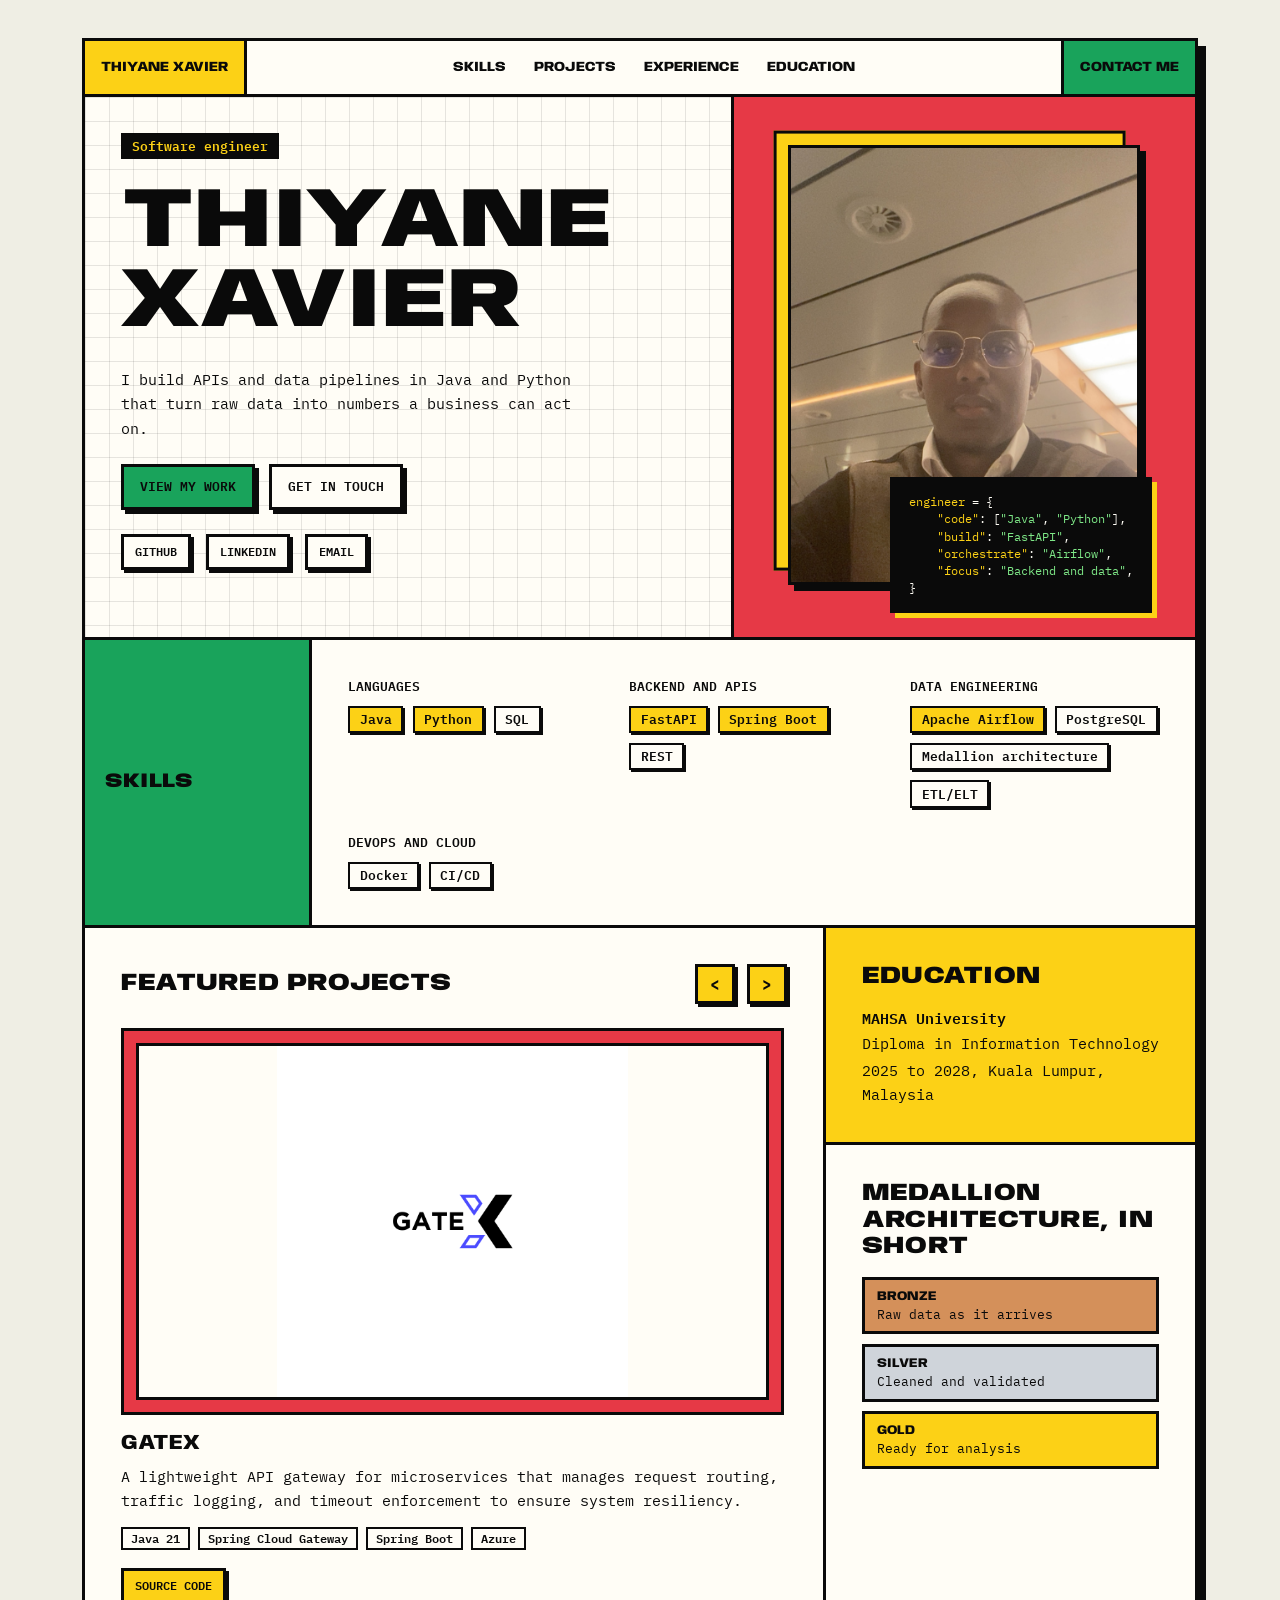
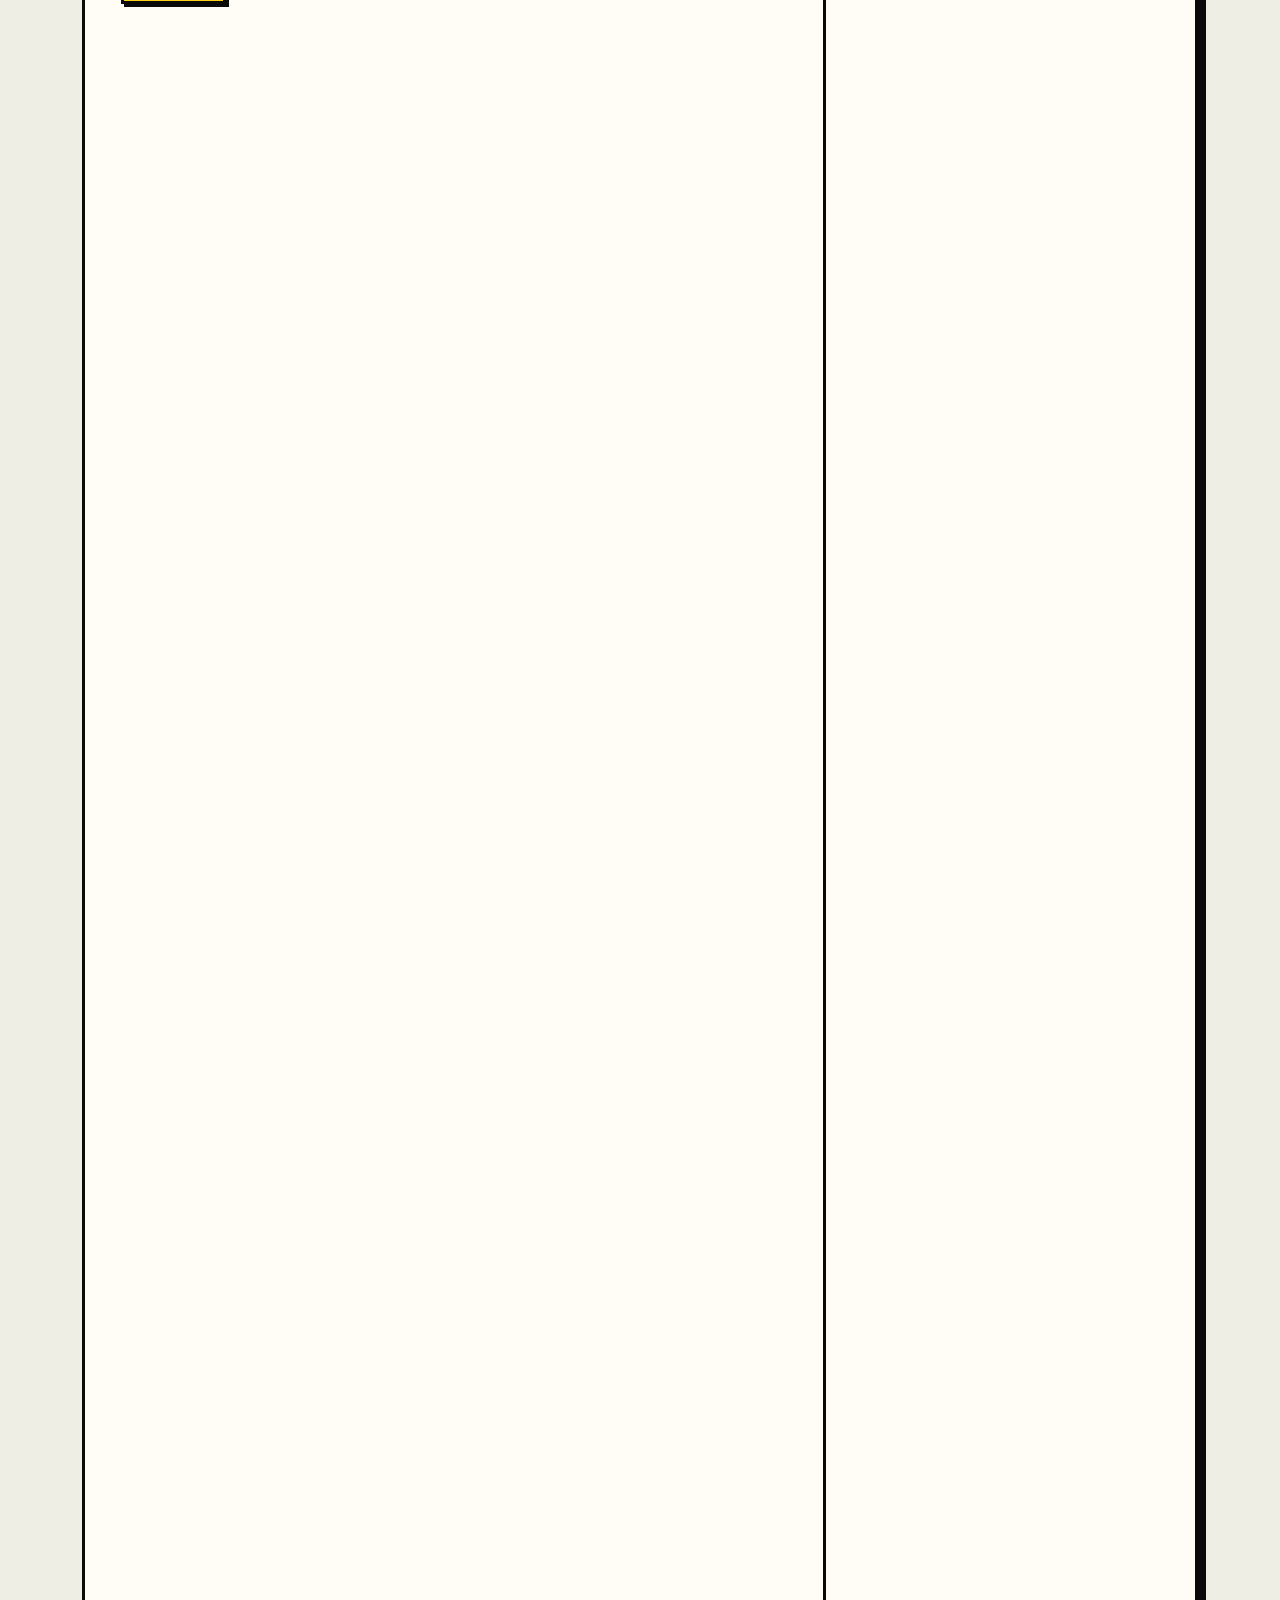
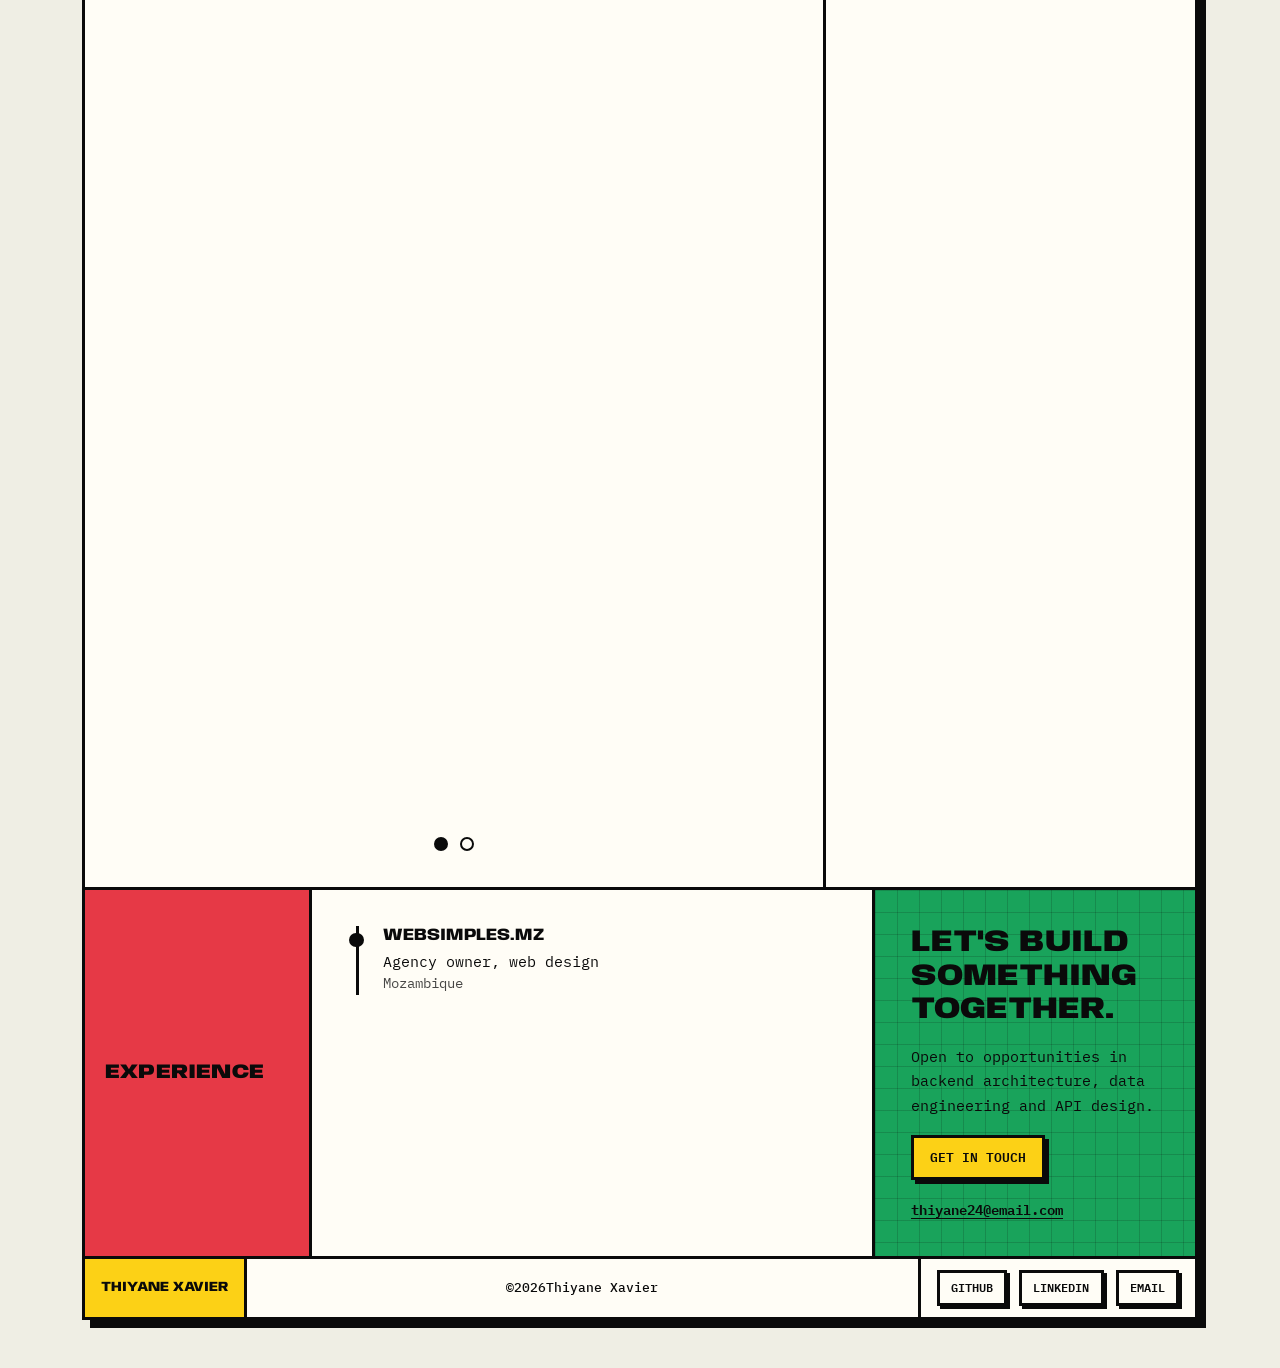
<file: index.html>
<!DOCTYPE html>
<html lang="en">
<head>
    <meta charset="UTF-8">
    <meta name="viewport" content="width=device-width, initial-scale=1.0">
    <title>Thiyane Xavier | Software Engineer</title>
    <meta name="description" content="Thiyane Xavier, backend and data engineer. Java, Python and FastAPI, Airflow and production-grade data pipelines.">
    <link rel="stylesheet" href="style.css">
    <link rel="stylesheet" href="extras.css">
    <link rel="preconnect" href="https://fonts.googleapis.com">
    <link rel="preconnect" href="https://fonts.gstatic.com" crossorigin>
    <link href="https://fonts.googleapis.com/css2?family=Anybody:wdth,wght@50..150,100..900&family=IBM+Plex+Mono:wght@400;500;600&display=swap" rel="stylesheet">
</head>
<body>
    <a class="skip" href="#main">Skip to content</a>

    <div class="page" id="top">
        <div class="frame">

            <header class="row row-nav">
                <a class="nav-tile nav-logo" href="#top" aria-label="Thiyane Xavier, back to top">Thiyane Xavier</a>
                <nav class="nav-tile nav-links" aria-label="Main">
                    <a href="#skills">Skills</a>
                    <a href="#projects">Projects</a>
                    <a href="#experience">Experience</a>
                    <a href="#education">Education</a>
                </nav>
                <a class="nav-tile nav-contact" href="#contact">Contact me</a>
            </header>

            <main id="main">

                <div class="row row-hero">
                    <section class="tile hero-copy" aria-labelledby="hero-title">
                        <p class="badge">Software engineer</p>
                        <h1 class="hero-name" id="hero-title"><span class="hero-line">Thiyane</span><span class="hero-line">Xavier</span></h1>
                        <p class="hero-text">I build APIs and data pipelines in Java and Python that turn raw data into numbers a business can act on.</p>
                        <div class="btn-row">
                            <a class="btn btn-green" href="#projects">View my work</a>
                            <a class="btn btn-white" href="#contact">Get in touch</a>
                        </div>
                        <div class="btn-row">
                            <a class="btn btn-small btn-white" href="https://github.com/Thiyane24" target="_blank" rel="noopener noreferrer">GitHub</a>
                            <a class="btn btn-small btn-white" href="https://linkedin.com/in/thiyane-xavier" target="_blank" rel="noopener noreferrer">LinkedIn</a>
                            <a class="btn btn-small btn-white" href="mailto:thiyane.xavier@email.com">Email</a>
                        </div>
                    </section>
                    <div class="tile hero-visual bg-red">
                        <div class="photo">
                            <img src="img/Thiyane picture airport 19.12.JPG" alt="Thiyane Xavier">
                            <div class="code-card" aria-hidden="true"><span class="code-key">engineer</span> = {
    <span class="code-key">"code"</span>: [<span class="code-val">"Java"</span>, <span class="code-val">"Python"</span>],
    <span class="code-key">"build"</span>: <span class="code-val">"FastAPI"</span>,
    <span class="code-key">"orchestrate"</span>: <span class="code-val">"Airflow"</span>,
    <span class="code-key">"focus"</span>: <span class="code-val">"Backend and data"</span>,
}</div>
                        </div>
                    </div>
                </div>

                <div class="row row-skills" id="skills">
                    <div class="tile tile-label bg-green"><h2 class="tile-title">Skills</h2></div>
                    <div class="tile">
                        <dl class="skill-groups">
                            <div>
                                <dt class="skill-name">Languages</dt>
                                <dd class="chips"><span class="chip chip-hot">Java</span><span class="chip chip-hot">Python</span><span class="chip">SQL</span></dd>
                            </div>
                            <div>
                                <dt class="skill-name">Backend and APIs</dt>
                                <dd class="chips"><span class="chip chip-hot">FastAPI</span><span class="chip chip-hot">Spring Boot</span><span class="chip">REST</span></dd>
                            </div>
                            <div>
                                <dt class="skill-name">Data engineering</dt>
                                <dd class="chips"><span class="chip chip-hot">Apache Airflow</span><span class="chip">PostgreSQL</span><span class="chip">Medallion architecture</span><span class="chip">ETL/ELT</span></dd>
                            </div>
                            <div>
                                <dt class="skill-name">DevOps and cloud</dt>
                                <dd class="chips"><span class="chip">Docker</span><span class="chip">CI/CD</span></dd>
                            </div>
                        </dl>
                    </div>
                </div>

                <div class="row row-main">
                    <section class="tile" id="projects" aria-labelledby="projects-title">
                        <div class="tile-head">
                            <h2 class="tile-title" id="projects-title">Featured projects</h2>
                            <div class="controls">
                                <button class="sq-btn" id="prev" type="button" aria-label="Previous project">&lt;</button>
                                <button class="sq-btn" id="next" type="button" aria-label="Next project">&gt;</button>
                            </div>
                        </div>
                        <div role="region" aria-roledescription="carousel" aria-label="Featured projects">
                            <div class="slides" id="slides" tabindex="0">

                                <article class="slide" role="group" aria-roledescription="slide">
                                    <div class="slide-media"><div class="slide-frame"><img src="img/GateX logo.png" alt="GateX project preview" loading="lazy"></div></div>
                                    <div class="slide-body">
                                        <h3 class="slide-title">GateX</h3>
                                        <p class="slide-desc">A lightweight API gateway for microservices that manages request routing, traffic logging, and timeout enforcement to ensure system resiliency.</p>
                                        <ul class="tag-list"><li class="tag">Java 21</li><li class="tag">Spring Cloud Gateway</li><li class="tag">Spring Boot</li><li class="tag">Azure</li></ul>
                                        <div class="btn-row"><a class="btn btn-small btn-yellow" href="https://github.com/Thiyane24/GateX" target="_blank" rel="noopener noreferrer">Source code</a></div>
                                    </div>
                                </article>

                                <article class="slide" role="group" aria-roledescription="slide">

                                <article class="slide" role="group" aria-roledescription="slide">
                                    <div class="slide-media"><div class="slide-frame"><img src="img/YT-ELT-Pipeline.png" alt="CDI ELT Pipeline architecture" loading="lazy"></div></div>
                                    <div class="slide-body">
                                        <h3 class="slide-title">CDI ELT Pipeline</h3>
                                        <p class="slide-desc">Production-grade ELT system with automated data quality checks using Soda Core and complex workflow orchestration via Apache Airflow.</p>
                                        <ul class="tag-list"><li class="tag">Airflow</li><li class="tag">Soda Core</li><li class="tag">PostgreSQL</li></ul>
                                        <div class="btn-row"><a class="btn btn-small btn-yellow" href="https://github.com/Thiyane24/CDI-ELT-Pipeline" target="_blank" rel="noopener noreferrer">Source code</a></div>
                                    </div>
                                </article>

                                <article class="slide" role="group" aria-roledescription="slide">
                                    <div class="slide-media"><div class="slide-frame"><img src="img/image.png" alt="Job Market Monitor project preview, screenshot coming soon" loading="lazy"></div></div>
                                    <div class="slide-body">
                                        <h3 class="slide-title">Moz vagas pipeline</h3>
                                        <p class="slide-desc">Scalable web scraping system designed to track tech hiring trends, storing processed data for long-term analysis.</p>
                                        <ul class="tag-list"><li class="tag">Python</li><li class="tag">BeautifulSoup</li></ul>
                                        <div class="btn-row"><a class="btn btn-small btn-yellow" href="https://github.com/Thiyane24/moz-vagas-pipeline" target="_blank" rel="noopener noreferrer">Source code</a></div>
                                    </div>
                                </article>

                                <article class="slide" role="group" aria-roledescription="slide">
                                    <div class="slide-media"><div class="slide-frame"><img src="img/API pipeline architecture.png" alt="Moz Economy Pipeline architecture" loading="lazy"></div></div>
                                    <div class="slide-body">
                                        <h3 class="slide-title">Moz Economy Pipeline</h3>
                                        <p class="slide-desc">Implemented a Medallion Architecture (Bronze → Silver → Gold) to transform World Bank economic data into a clean, analysis-ready warehouse.</p>
                                        <ul class="tag-list"><li class="tag">Python</li><li class="tag">Medallion architecture</li><li class="tag">World Bank API</li></ul>
                                        <div class="btn-row"><a class="btn btn-small btn-yellow" href="https://github.com/Thiyane24/etl-pipeline-moz-economy" target="_blank" rel="noopener noreferrer">Source code</a></div>
                                    </div>
                                </article>

                                <article class="slide" role="group" aria-roledescription="slide">
                                    <div class="slide-media"><div class="slide-frame"><img src="img/hydrolifts.png" alt="HydroLifts weekly summary dashboard with a weekly distance goal ring and workout totals" loading="lazy"></div></div>
                                    <div class="slide-body">
                                        <h3 class="slide-title">HydroLifts</h3>
                                        <p class="slide-desc">A workout tracker that logs gym and swim sessions in one dashboard, with weekly totals. FastAPI backend with JWT authentication, mobile-first React frontend.</p>
                                        <ul class="tag-list"><li class="tag">React</li><li class="tag">FastAPI</li><li class="tag">PostgreSQL</li><li class="tag">TailwindCSS</li><li class="tag">Vercel</li></ul>
                                        <div class="btn-row">
                                            <a class="btn btn-small btn-yellow" href="https://github.com/Thiyane24/HydroLifts" target="_blank" rel="noopener noreferrer">Source code</a>
                                            <a class="btn btn-small btn-green" href="https://hydrolifts.vercel.app" target="_blank" rel="noopener noreferrer">Live site</a>
                                        </div>
                                    </div>
                                </article>

                                <article class="slide" role="group" aria-roledescription="slide">
                                    <div class="slide-media"><div class="slide-frame"><img src="img/unicvesity.png" alt="Unicvesity landing page concept, hero section with the headline Your Journey, Simplified" loading="lazy"></div></div>
                                    <div class="slide-body">
                                        <h3 class="slide-title">Unicvesity Landing Page</h3>
                                        <p class="concept-tag">Concept project, not a live client site</p>
                                        <p class="slide-desc">A mobile-first lead capture page for Instagram Reels and TikTok traffic. Leads are submitted without a page reload to a serverless API that validates them and routes them to a CRM or WhatsApp automation.</p>
                                        <ul class="tag-list"><li class="tag">HTML5</li><li class="tag">JavaScript</li><li class="tag">TailwindCSS</li><li class="tag">Vercel</li></ul>
                                        <div class="btn-row">
                                            <a class="btn btn-small btn-yellow" href="https://github.com/Thiyane24/Unicvesity-landing-page-website" target="_blank" rel="noopener noreferrer">Source code</a>
                                            <a class="btn btn-small btn-green" href="https://unicvesity-landing-page-website-dem-eight.vercel.app" target="_blank" rel="noopener noreferrer">Live site</a>
                                        </div>
                                    </div>
                                </article>

                            </div>
                            <div class="dots" id="dots"></div>
                        </div>
                    </section>

                    <div class="col">
                        <section class="tile bg-yellow" id="education" aria-labelledby="education-title">
                            <h2 class="tile-title" id="education-title">Education</h2>
                            <p class="edu-name">MAHSA University</p>
                            <p>Diploma in Information Technology</p>
                            <p class="edu-meta">2025 to 2028, Kuala Lumpur, Malaysia</p>
                        </section>
                        <section class="tile" aria-labelledby="medallion-title">
                            <h2 class="tile-title" id="medallion-title">Medallion architecture, in short</h2>
                            <ol class="tiers">
                                <li class="tier tier-bronze"><b>Bronze</b>Raw data as it arrives</li>
                                <li class="tier tier-silver"><b>Silver</b>Cleaned and validated</li>
                                <li class="tier tier-gold"><b>Gold</b>Ready for analysis</li>
                            </ol>
                        </section>
                    </div>
                </div>

                <div class="row row-bottom">
                    <div class="tile tile-label bg-red" id="experience"><h2 class="tile-title">Experience</h2></div>
                    <div class="tile">
                        <ul class="timeline">
                            <li>
                                <h3 class="tl-name">WebSimples.Mz</h3>
                                <p class="tl-role">Agency owner, web design</p>
                                <p class="tl-meta">Mozambique</p>
                                <!-- <p class="tl-meta">Month YYYY to Present</p> -->
                            </li>
                        </ul>
                    </div>
                    <section class="tile cta bg-green" id="contact" aria-labelledby="contact-title">
                        <h2 class="cta-title" id="contact-title">Let's build something together.</h2>
                        <p>Open to opportunities in backend architecture, data engineering and API design.</p>
                        <a class="btn btn-yellow" href="mailto:thiyane24@email.com">Get in touch</a>
                        <a class="cta-mail" href="mailto:thiyane24@email.com">thiyane24@email.com</a>
                    </section>
                </div>

            </main>

            <footer class="row row-foot">
                <a class="nav-tile nav-logo" href="#top" aria-label="Thiyane Xavier, back to top">Thiyane Xavier</a>
                <p class="tile foot-copy">&copy; <span id="year">2026</span> Thiyane Xavier</p>
                <div class="tile foot-links">
                    <a class="btn btn-small btn-white" href="https://github.com/Thiyane24" target="_blank" rel="noopener noreferrer">GitHub</a>
                    <a class="btn btn-small btn-white" href="https://linkedin.com/in/thiyane-xavier" target="_blank" rel="noopener noreferrer">LinkedIn</a>
                    <a class="btn btn-small btn-white" href="mailto:thiyane24@email.com">Email</a>
                </div>
            </footer>

        </div>
    </div>

    <script src="main.js"></script>
</body>
</html>
</file>
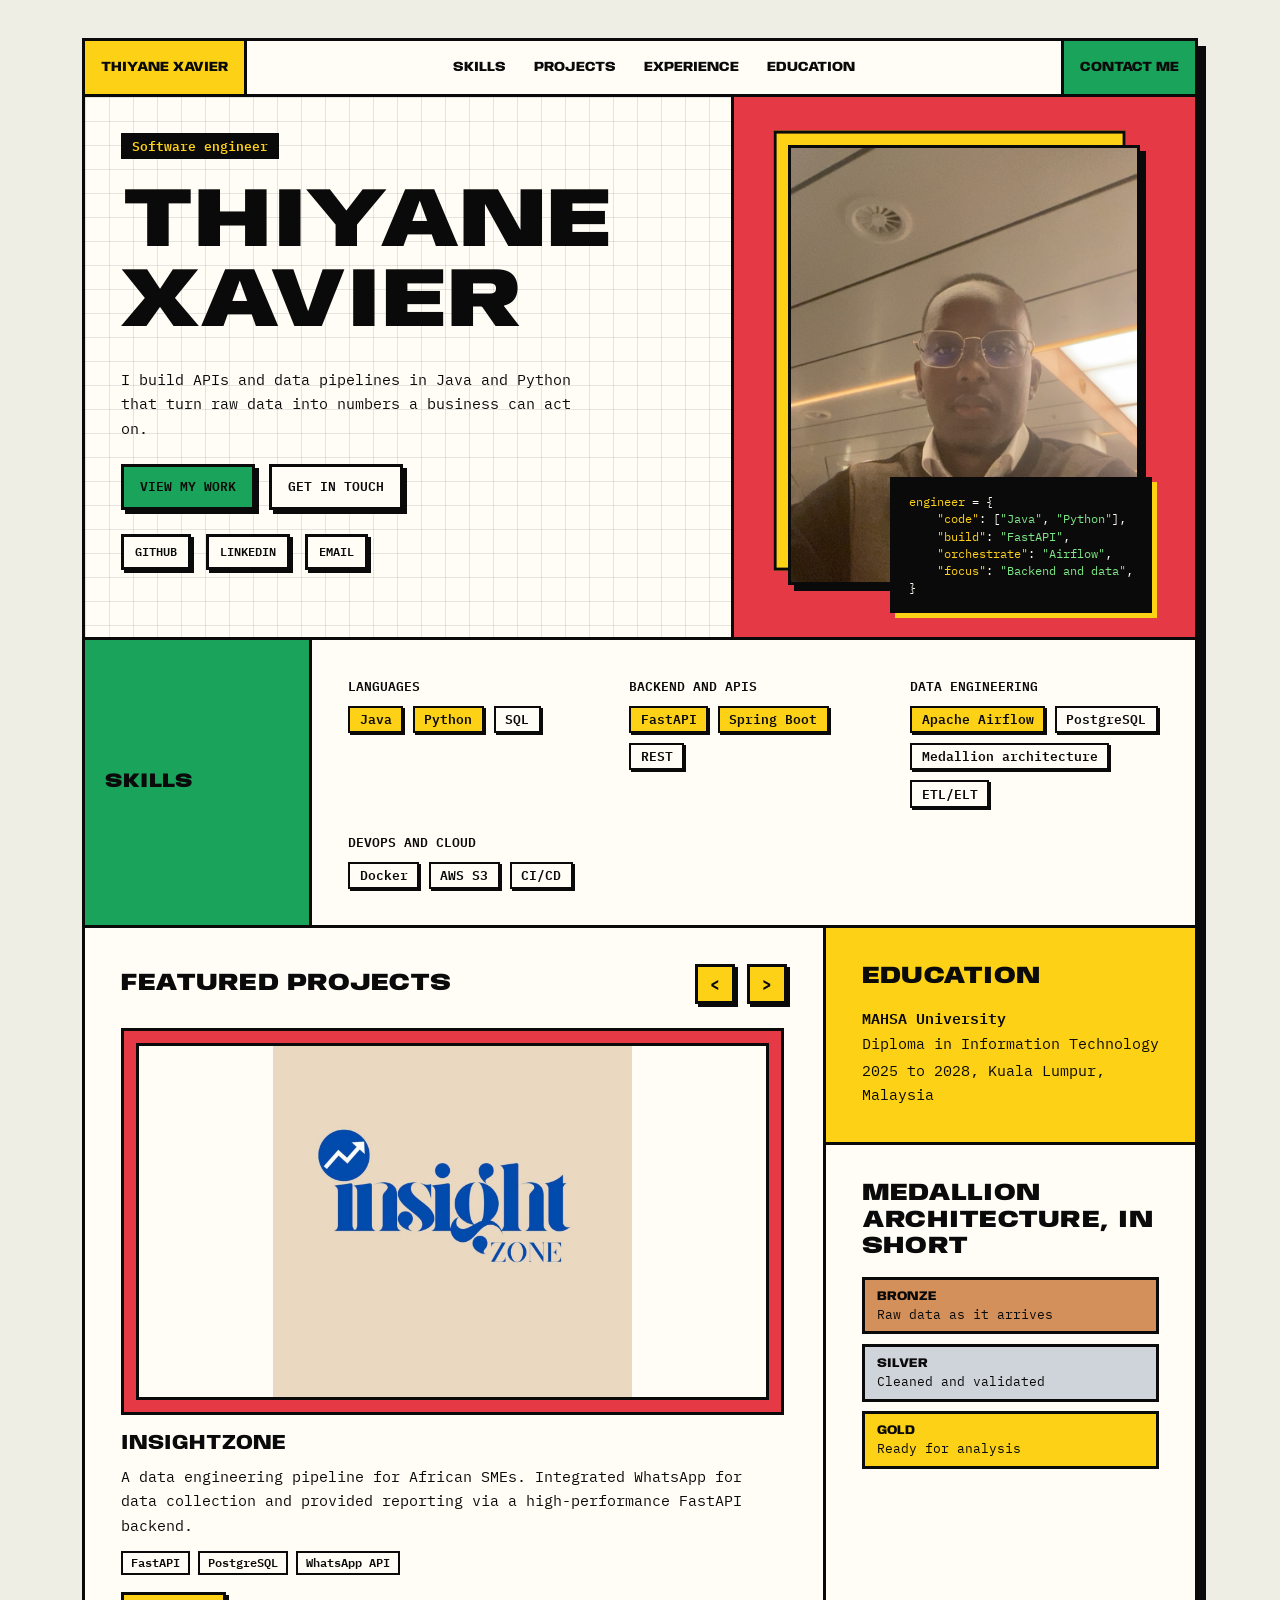
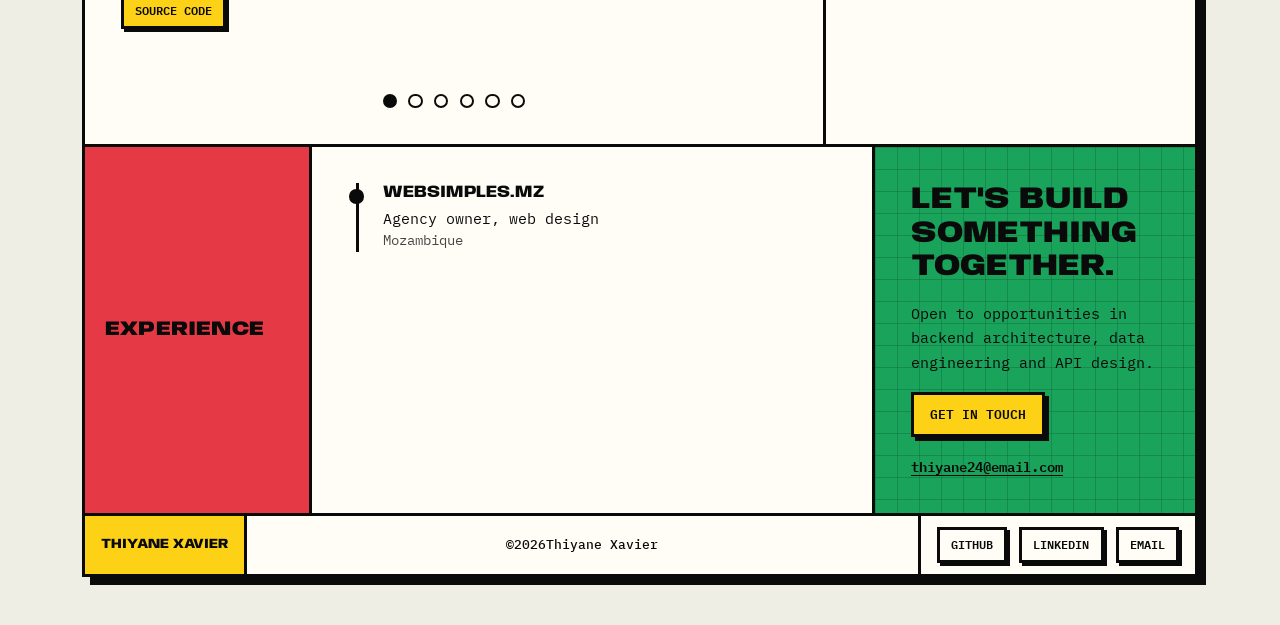
<file: main.html>
<!DOCTYPE html>
<html lang="en">
<head>
    <meta charset="UTF-8">
    <meta name="viewport" content="width=device-width, initial-scale=1.0">
    <title>Thiyane Xavier | Software Engineer</title>
    <meta name="description" content="Thiyane Xavier, backend and data engineer. Java, Python and FastAPI, Airflow and production-grade data pipelines.">
    <link rel="stylesheet" href="style.css">
    <link rel="stylesheet" href="extras.css">
    <link rel="preconnect" href="https://fonts.googleapis.com">
    <link rel="preconnect" href="https://fonts.gstatic.com" crossorigin>
    <link href="https://fonts.googleapis.com/css2?family=Anybody:wdth,wght@50..150,100..900&family=IBM+Plex+Mono:wght@400;500;600&display=swap" rel="stylesheet">
</head>
<body>
    <a class="skip" href="#main">Skip to content</a>

    <div class="page" id="top">
        <div class="frame">

            <header class="row row-nav">
                <a class="nav-tile nav-logo" href="#top" aria-label="Thiyane Xavier, back to top">Thiyane Xavier</a>
                <nav class="nav-tile nav-links" aria-label="Main">
                    <a href="#skills">Skills</a>
                    <a href="#projects">Projects</a>
                    <a href="#experience">Experience</a>
                    <a href="#education">Education</a>
                </nav>
                <a class="nav-tile nav-contact" href="#contact">Contact me</a>
            </header>

            <main id="main">

                <div class="row row-hero">
                    <section class="tile hero-copy" aria-labelledby="hero-title">
                        <p class="badge">Software engineer</p>
                        <h1 class="hero-name" id="hero-title"><span class="hero-line">Thiyane</span><span class="hero-line">Xavier</span></h1>
                        <p class="hero-text">I build APIs and data pipelines in Java and Python that turn raw data into numbers a business can act on.</p>
                        <div class="btn-row">
                            <a class="btn btn-green" href="#projects">View my work</a>
                            <a class="btn btn-white" href="#contact">Get in touch</a>
                        </div>
                        <div class="btn-row">
                            <a class="btn btn-small btn-white" href="https://github.com/Thiyane24" target="_blank" rel="noopener noreferrer">GitHub</a>
                            <a class="btn btn-small btn-white" href="https://linkedin.com/in/thiyane-xavier" target="_blank" rel="noopener noreferrer">LinkedIn</a>
                            <a class="btn btn-small btn-white" href="mailto:thiyane.xavier@email.com">Email</a>
                        </div>
                    </section>
                    <div class="tile hero-visual bg-red">
                        <div class="photo">
                            <img src="img/Thiyane picture airport 19.12.JPG" alt="Thiyane Xavier">
                            <div class="code-card" aria-hidden="true"><span class="code-key">engineer</span> = {
    <span class="code-key">"code"</span>: [<span class="code-val">"Java"</span>, <span class="code-val">"Python"</span>],
    <span class="code-key">"build"</span>: <span class="code-val">"FastAPI"</span>,
    <span class="code-key">"orchestrate"</span>: <span class="code-val">"Airflow"</span>,
    <span class="code-key">"focus"</span>: <span class="code-val">"Backend and data"</span>,
}</div>
                        </div>
                    </div>
                </div>

                <div class="row row-skills" id="skills">
                    <div class="tile tile-label bg-green"><h2 class="tile-title">Skills</h2></div>
                    <div class="tile">
                        <dl class="skill-groups">
                            <div>
                                <dt class="skill-name">Languages</dt>
                                <dd class="chips"><span class="chip chip-hot">Java</span><span class="chip chip-hot">Python</span><span class="chip">SQL</span></dd>
                            </div>
                            <div>
                                <dt class="skill-name">Backend and APIs</dt>
                                <dd class="chips"><span class="chip chip-hot">FastAPI</span><span class="chip chip-hot">Spring Boot</span><span class="chip">REST</span></dd>
                            </div>
                            <div>
                                <dt class="skill-name">Data engineering</dt>
                                <dd class="chips"><span class="chip chip-hot">Apache Airflow</span><span class="chip">PostgreSQL</span><span class="chip">Medallion architecture</span><span class="chip">ETL/ELT</span></dd>
                            </div>
                            <div>
                                <dt class="skill-name">DevOps and cloud</dt>
                                <dd class="chips"><span class="chip">Docker</span><span class="chip">AWS S3</span><span class="chip">CI/CD</span></dd>
                            </div>
                        </dl>
                    </div>
                </div>

                <div class="row row-main">
                    <section class="tile" id="projects" aria-labelledby="projects-title">
                        <div class="tile-head">
                            <h2 class="tile-title" id="projects-title">Featured projects</h2>
                            <div class="controls">
                                <button class="sq-btn" id="prev" type="button" aria-label="Previous project">&lt;</button>
                                <button class="sq-btn" id="next" type="button" aria-label="Next project">&gt;</button>
                            </div>
                        </div>
                        <div role="region" aria-roledescription="carousel" aria-label="Featured projects">
                            <div class="slides" id="slides" tabindex="0">

                                <article class="slide" role="group" aria-roledescription="slide">
                                    <div class="slide-media"><div class="slide-frame"><img src="img/WhatsApp Image 2026-10-09 at 7.06.26 PM.jpeg" alt="InsightZone project preview, screenshot coming soon" loading="lazy"></div></div>
                                    <div class="slide-body">
                                        <h3 class="slide-title">InsightZone</h3>
                                        <p class="slide-desc">A data engineering pipeline for African SMEs. Integrated WhatsApp for data collection and provided reporting via a high-performance FastAPI backend.</p>
                                        <ul class="tag-list"><li class="tag">FastAPI</li><li class="tag">PostgreSQL</li><li class="tag">WhatsApp API</li></ul>
                                        <div class="btn-row"><a class="btn btn-small btn-yellow" href="https://github.com/Thiyane24/InsightZone" target="_blank" rel="noopener noreferrer">Source code</a></div>
                                    </div>
                                </article>

                                <article class="slide" role="group" aria-roledescription="slide">
                                    <div class="slide-media"><div class="slide-frame"><img src="img/YT-ELT-Pipeline.png" alt="CDI ELT Pipeline architecture" loading="lazy"></div></div>
                                    <div class="slide-body">
                                        <h3 class="slide-title">CDI ELT Pipeline</h3>
                                        <p class="slide-desc">Production-grade ELT system with automated data quality checks using Soda Core and complex workflow orchestration via Apache Airflow.</p>
                                        <ul class="tag-list"><li class="tag">Airflow</li><li class="tag">Soda Core</li><li class="tag">PostgreSQL</li></ul>
                                        <div class="btn-row"><a class="btn btn-small btn-yellow" href="https://github.com/Thiyane24/CDI-ELT-Pipeline" target="_blank" rel="noopener noreferrer">Source code</a></div>
                                    </div>
                                </article>

                                <article class="slide" role="group" aria-roledescription="slide">
                                    <div class="slide-media"><div class="slide-frame"><img src="img/image.png" alt="Job Market Monitor project preview, screenshot coming soon" loading="lazy"></div></div>
                                    <div class="slide-body">
                                        <h3 class="slide-title">Moz vagas pipeline</h3>
                                        <p class="slide-desc">Scalable web scraping system designed to track tech hiring trends, storing processed data in AWS S3 for long-term analysis.</p>
                                        <ul class="tag-list"><li class="tag">Python</li><li class="tag">AWS S3</li><li class="tag">BeautifulSoup</li></ul>
                                        <div class="btn-row"><a class="btn btn-small btn-yellow" href="https://github.com/Thiyane24/moz-vagas-pipeline" target="_blank" rel="noopener noreferrer">Source code</a></div>
                                    </div>
                                </article>

                                <article class="slide" role="group" aria-roledescription="slide">
                                    <div class="slide-media"><div class="slide-frame"><img src="img/API pipeline architecture.png" alt="Moz Economy Pipeline architecture" loading="lazy"></div></div>
                                    <div class="slide-body">
                                        <h3 class="slide-title">Moz Economy Pipeline</h3>
                                        <p class="slide-desc">Implemented a Medallion Architecture (Bronze → Silver → Gold) to transform World Bank economic data into a clean, analysis-ready warehouse.</p>
                                        <ul class="tag-list"><li class="tag">Python</li><li class="tag">Medallion architecture</li><li class="tag">World Bank API</li></ul>
                                        <div class="btn-row"><a class="btn btn-small btn-yellow" href="https://github.com/Thiyane24/etl-pipeline-moz-economy" target="_blank" rel="noopener noreferrer">Source code</a></div>
                                    </div>
                                </article>

                                <article class="slide" role="group" aria-roledescription="slide">
                                    <div class="slide-media"><div class="slide-frame"><img src="img/hydrolifts.png" alt="HydroLifts weekly summary dashboard with a weekly distance goal ring and workout totals" loading="lazy"></div></div>
                                    <div class="slide-body">
                                        <h3 class="slide-title">HydroLifts</h3>
                                        <p class="slide-desc">A workout tracker that logs gym and swim sessions in one dashboard, with weekly totals. FastAPI backend with JWT authentication, mobile-first React frontend.</p>
                                        <ul class="tag-list"><li class="tag">React</li><li class="tag">FastAPI</li><li class="tag">PostgreSQL</li><li class="tag">TailwindCSS</li><li class="tag">Vercel</li></ul>
                                        <div class="btn-row">
                                            <a class="btn btn-small btn-yellow" href="https://github.com/Thiyane24/HydroLifts" target="_blank" rel="noopener noreferrer">Source code</a>
                                            <a class="btn btn-small btn-green" href="https://hydrolifts.vercel.app" target="_blank" rel="noopener noreferrer">Live site</a>
                                        </div>
                                    </div>
                                </article>

                                <article class="slide" role="group" aria-roledescription="slide">
                                    <div class="slide-media"><div class="slide-frame"><img src="img/unicvesity.png" alt="Unicvesity landing page concept, hero section with the headline Your Journey, Simplified" loading="lazy"></div></div>
                                    <div class="slide-body">
                                        <h3 class="slide-title">Unicvesity Landing Page</h3>
                                        <p class="concept-tag">Concept project, not a live client site</p>
                                        <p class="slide-desc">A mobile-first lead capture page for Instagram Reels and TikTok traffic. Leads are submitted without a page reload to a serverless API that validates them and routes them to a CRM or WhatsApp automation.</p>
                                        <ul class="tag-list"><li class="tag">HTML5</li><li class="tag">JavaScript</li><li class="tag">TailwindCSS</li><li class="tag">Vercel</li></ul>
                                        <div class="btn-row">
                                            <a class="btn btn-small btn-yellow" href="https://github.com/Thiyane24/Unicvesity-landing-page-website" target="_blank" rel="noopener noreferrer">Source code</a>
                                            <a class="btn btn-small btn-green" href="https://unicvesity-landing-page-website-dem-eight.vercel.app" target="_blank" rel="noopener noreferrer">Live site</a>
                                        </div>
                                    </div>
                                </article>

                            </div>
                            <div class="dots" id="dots"></div>
                        </div>
                    </section>

                    <div class="col">
                        <section class="tile bg-yellow" id="education" aria-labelledby="education-title">
                            <h2 class="tile-title" id="education-title">Education</h2>
                            <p class="edu-name">MAHSA University</p>
                            <p>Diploma in Information Technology</p>
                            <p class="edu-meta">2025 to 2028, Kuala Lumpur, Malaysia</p>
                        </section>
                        <section class="tile" aria-labelledby="medallion-title">
                            <h2 class="tile-title" id="medallion-title">Medallion architecture, in short</h2>
                            <ol class="tiers">
                                <li class="tier tier-bronze"><b>Bronze</b>Raw data as it arrives</li>
                                <li class="tier tier-silver"><b>Silver</b>Cleaned and validated</li>
                                <li class="tier tier-gold"><b>Gold</b>Ready for analysis</li>
                            </ol>
                        </section>
                    </div>
                </div>

                <div class="row row-bottom">
                    <div class="tile tile-label bg-red" id="experience"><h2 class="tile-title">Experience</h2></div>
                    <div class="tile">
                        <ul class="timeline">
                            <li>
                                <h3 class="tl-name">WebSimples.Mz</h3>
                                <p class="tl-role">Agency owner, web design</p>
                                <p class="tl-meta">Mozambique</p>
                                <!-- <p class="tl-meta">Month YYYY to Present</p> -->
                            </li>
                        </ul>
                    </div>
                    <section class="tile cta bg-green" id="contact" aria-labelledby="contact-title">
                        <h2 class="cta-title" id="contact-title">Let's build something together.</h2>
                        <p>Open to opportunities in backend architecture, data engineering and API design.</p>
                        <a class="btn btn-yellow" href="mailto:thiyane24@email.com">Get in touch</a>
                        <a class="cta-mail" href="mailto:thiyane24@email.com">thiyane24@email.com</a>
                    </section>
                </div>

            </main>

            <footer class="row row-foot">
                <a class="nav-tile nav-logo" href="#top" aria-label="Thiyane Xavier, back to top">Thiyane Xavier</a>
                <p class="tile foot-copy">&copy; <span id="year">2026</span> Thiyane Xavier</p>
                <div class="tile foot-links">
                    <a class="btn btn-small btn-white" href="https://github.com/Thiyane24" target="_blank" rel="noopener noreferrer">GitHub</a>
                    <a class="btn btn-small btn-white" href="https://linkedin.com/in/thiyane-xavier" target="_blank" rel="noopener noreferrer">LinkedIn</a>
                    <a class="btn btn-small btn-white" href="mailto:thiyane24@email.com">Email</a>
                </div>
            </footer>

        </div>
    </div>

    <script src="main.js"></script>
</body>
</html>
</file>
<file: style.css>
:root {
    --paper: #efeee4;
    --white: #fffdf6;
    --ink: #0a0a0a;
    --green: #19a35b;
    --yellow: #fcd116;
    --red: #e63946;
    --bronze: #d4905a;
    --silver: #cfd4da;
    --display: 'Anybody', 'Arial Black', 'Helvetica Neue', Arial, sans-serif;
    --mono: 'IBM Plex Mono', ui-monospace, 'SFMono-Regular', Menlo, Consolas, monospace;
    --b: 3px;
}

* { margin: 0; padding: 0; box-sizing: border-box; }

html { scroll-behavior: smooth; scroll-padding-top: 1rem; }

body {
    background: var(--paper);
    color: var(--ink);
    font-family: var(--mono);
    font-size: 0.95rem;
    line-height: 1.6;
    -webkit-font-smoothing: antialiased;
}

img { display: block; max-width: 100%; }
button { font: inherit; color: inherit; }
a { color: inherit; text-decoration: none; }
ul, ol { list-style: none; }

:focus-visible { outline: 3px solid var(--ink); outline-offset: 3px; }

.skip {
    position: absolute; left: 1rem; top: -4rem; z-index: 100;
    background: var(--yellow); border: var(--b) solid var(--ink); padding: 0.5rem 0.9rem; font-weight: 600;
}
.skip:focus { top: 0.75rem; }

/* Frame: a black grid whose gaps draw the thick tile borders */
.page { max-width: 1180px; margin: 0 auto; padding: clamp(0.75rem, 3vw, 2.5rem) clamp(0.75rem, 3vw, 2rem) 3rem; }
.frame {
    display: grid; gap: var(--b);
    background: var(--ink); border: var(--b) solid var(--ink); box-shadow: 8px 8px 0 var(--ink);
}
.frame > *, .row > *, .col > * { min-width: 0; }
.row, .col, main { display: grid; gap: var(--b); background: var(--ink); }

.tile { background-color: var(--white); padding: clamp(1.25rem, 3vw, 2.25rem); }
.tile-label { display: flex; align-items: center; padding: 1.25rem; }
.tile-head { display: flex; align-items: center; justify-content: space-between; gap: 1rem; margin-bottom: 1.5rem; }
.tile-title {
    font-family: var(--display); font-size: clamp(1.1rem, 2.4vw, 1.5rem); line-height: 1.1;
    font-weight: 900; text-transform: uppercase; letter-spacing: 0.01em;
    font-variation-settings: 'wdth' 120, 'wght' 900; overflow-wrap: anywhere;
}
.tile-label .tile-title { font-size: clamp(1rem, 1.8vw, 1.25rem); }

.bg-green { background-color: var(--green); }
.bg-yellow { background-color: var(--yellow); }
.bg-red { background-color: var(--red); }

/* Navigation row */
.row-nav { grid-template-columns: minmax(0, 1fr) auto; }
.nav-tile {
    display: flex; align-items: center; padding: 0.8rem 1rem;
    font-family: var(--display); font-weight: 800; font-size: 0.85rem; text-transform: uppercase;
    font-variation-settings: 'wdth' 110, 'wght' 800;
}
.nav-tile:focus-visible { outline-offset: -6px; }
.nav-logo { grid-column: 1; grid-row: 1; background-color: var(--yellow); }
.nav-contact { grid-column: 2; grid-row: 1; background-color: var(--green); transition: background-color 0.15s ease, color 0.15s ease; }
.nav-contact:hover { background-color: var(--ink); color: var(--yellow); }
.nav-links {
    grid-column: 1 / -1; grid-row: 2; flex-wrap: wrap; justify-content: center;
    gap: 0.25rem 1.25rem; background-color: var(--white);
}
.nav-links a { padding: 0.15rem 0.25rem; transition: background-color 0.15s ease; }
.nav-links a:hover { background-color: var(--yellow); }

@media (min-width: 900px) {
    .row-nav { grid-template-columns: auto minmax(0, 1fr) auto; }
    .nav-logo, .nav-contact, .nav-links { grid-column: auto; grid-row: auto; }
}

/* Buttons */
.btn-row { display: flex; flex-wrap: wrap; gap: 0.9rem; }
.btn {
    display: inline-flex; align-items: center; justify-content: center;
    border: var(--b) solid var(--ink); box-shadow: 4px 4px 0 var(--ink);
    padding: 0.6rem 1rem; font-weight: 600; font-size: 0.8rem; text-transform: uppercase; cursor: pointer;
    transition: transform 0.12s ease, box-shadow 0.12s ease, background-color 0.12s ease;
}
.btn:hover { transform: translate(2px, 2px); box-shadow: 2px 2px 0 var(--ink); }
.btn:active { transform: translate(4px, 4px); box-shadow: 0 0 0 var(--ink); }
.btn-green { background-color: var(--green); }
.btn-yellow { background-color: var(--yellow); }
.btn-white { background-color: var(--white); }
.btn-small { padding: 0.35rem 0.7rem; font-size: 0.75rem; box-shadow: 3px 3px 0 var(--ink); }

.sq-btn {
    width: 2.5rem; height: 2.5rem; background-color: var(--yellow);
    border: var(--b) solid var(--ink); box-shadow: 3px 3px 0 var(--ink);
    font-weight: 700; font-size: 1rem; cursor: pointer;
    transition: transform 0.12s ease, box-shadow 0.12s ease;
}
.sq-btn:hover { transform: translate(2px, 2px); box-shadow: 1px 1px 0 var(--ink); }
.controls { display: flex; gap: 0.75rem; }

/* Hero */
.row-hero { grid-template-columns: minmax(0, 1fr); }
.hero-copy {
    display: flex; flex-direction: column; align-items: flex-start; gap: 1.5rem;
    background-image:
        linear-gradient(rgba(10, 10, 10, 0.1) 1px, transparent 1px),
        linear-gradient(90deg, rgba(10, 10, 10, 0.1) 1px, transparent 1px);
    background-size: 24px 24px;
}
.badge {
    background: var(--ink); color: var(--yellow); padding: 0.2rem 0.7rem;
    font-weight: 600; font-size: 0.8rem;
}
.hero-name {
    font-family: var(--display); font-size: clamp(2.4rem, 10vw, 5.25rem);
    line-height: 0.95; font-weight: 900; text-transform: uppercase; letter-spacing: -0.01em;
    font-variation-settings: 'wdth' 125, 'wght' 900;
    animation: refine 1.2s cubic-bezier(0.2, 0.7, 0.2, 1) both;
}
.hero-line { display: block; }

@keyframes refine {
    from { font-variation-settings: 'wdth' 50, 'wght' 150; opacity: 0.3; }
    to   { font-variation-settings: 'wdth' 125, 'wght' 900; opacity: 1; }
}

.hero-text { max-width: 30rem; }

.hero-visual { display: grid; place-items: center; padding: clamp(1.5rem, 4vw, 3rem) clamp(1.5rem, 4vw, 3rem) 3.25rem; }
.photo { position: relative; width: min(100%, 22rem); }
.photo::before {
    content: ""; position: absolute; inset: 0; background: var(--yellow);
    border: var(--b) solid var(--ink); transform: translate(-0.9rem, -0.9rem);
}
.photo img {
    position: relative; width: 100%; aspect-ratio: 4 / 5; object-fit: cover;
    border: var(--b) solid var(--ink); box-shadow: 6px 6px 0 var(--ink);
}
.code-card {
    position: absolute; right: -0.75rem; bottom: -1.75rem; max-width: 100%;
    background: var(--ink); color: var(--white); border: var(--b) solid var(--ink);
    box-shadow: 5px 5px 0 var(--yellow); padding: 0.8rem 1rem;
    font-size: 0.72rem; line-height: 1.5; white-space: pre; overflow: hidden;
}
.code-key { color: var(--yellow); }
.code-val { color: #7ee787; }

@media (min-width: 900px) {
    .row-hero { grid-template-columns: minmax(0, 7fr) minmax(0, 5fr); }
}

/* Skills */
.row-skills { grid-template-columns: minmax(0, 1fr); }
.skill-groups { display: grid; grid-template-columns: repeat(auto-fit, minmax(14rem, 1fr)); gap: 1.5rem 2rem; }
.skill-name { font-weight: 600; font-size: 0.8rem; text-transform: uppercase; margin-bottom: 0.6rem; }
.chips { display: flex; flex-wrap: wrap; gap: 0.6rem; }
.chip {
    border: 2px solid var(--ink); background-color: var(--white); box-shadow: 2px 2px 0 var(--ink);
    padding: 0.1rem 0.6rem; font-weight: 600; font-size: 0.8rem;
}
.chip-hot { background-color: var(--yellow); }

@media (min-width: 900px) {
    .row-skills { grid-template-columns: 14rem minmax(0, 1fr); }
}

/* Projects carousel */
.row-main { grid-template-columns: minmax(0, 1fr); }
.slides {
    display: grid; grid-auto-flow: column; grid-auto-columns: 100%; overflow-x: auto; scroll-snap-type: x mandatory; scrollbar-width: none;
}
.slides::-webkit-scrollbar { display: none; }
.slide { scroll-snap-align: start; padding-right: 3px; }
.slide-media { border: var(--b) solid var(--ink); background-color: var(--red); padding: 0.75rem; }
.slide-frame { border: var(--b) solid var(--ink); aspect-ratio: 16 / 9; overflow: hidden; background-color: var(--white); }
.slide-frame img { width: 100%; height: 100%; object-fit: contain; background-color: var(--white); }
.slide-body { padding-top: 1.1rem; }
.slide-title {
    font-family: var(--display); font-size: 1.3rem; line-height: 1.15; font-weight: 800; text-transform: uppercase;
    font-variation-settings: 'wdth' 110, 'wght' 800;
}
.slide-desc { margin-top: 0.5rem; max-width: 46rem; }
.tag-list { display: flex; flex-wrap: wrap; gap: 0.5rem; margin: 0.9rem 0 1.1rem; }
.tag { border: 2px solid var(--ink); background-color: var(--white); padding: 0 0.5rem; font-size: 0.75rem; font-weight: 600; }

.dots { display: flex; justify-content: center; gap: 0.7rem; margin-top: 1.5rem; }
.dot {
    position: relative; width: 0.9rem; height: 0.9rem; padding: 0; cursor: pointer;
    border: 2px solid var(--ink); border-radius: 50%; background-color: var(--white);
}
.dot::after { content: ""; position: absolute; inset: -0.6rem; }
.dot[aria-current="true"] { background-color: var(--ink); }

/* Covers for projects without a screenshot yet */
.cover { position: relative; width: 100%; height: 100%; }
.cover-water {
    background:
        repeating-radial-gradient(circle at 72% 125%, transparent 0 26px, rgba(255, 255, 255, 0.13) 26px 28px),
        linear-gradient(160deg, #08303a, #0f5566 60%, #1b8a9c);
}
.cover-play { background: linear-gradient(150deg, #1d1608, #3b2c0d 70%, #6b5116); }
.cover-play::before {
    content: ""; position: absolute; inset: 0; margin: auto;
    width: 5rem; height: 5rem; border-radius: 50%; background: #e8b923;
}
.cover-play::after {
    content: ""; position: absolute; inset: 0; margin: auto; width: 0; height: 0;
    border-style: solid; border-width: 0.85rem 0 0.85rem 1.4rem;
    border-color: transparent transparent transparent #1d1608;
    transform: translateX(0.2rem);
}

/* Education and Medallion tiles */
.col { grid-template-rows: auto 1fr; }
.edu-name { margin-top: 1rem; font-weight: 600; }
.edu-meta { margin-top: 0.15rem; }
.tiers { display: grid; gap: 0.6rem; margin-top: 1rem; }
.tier { border: var(--b) solid var(--ink); padding: 0.5rem 0.75rem; font-size: 0.8rem; line-height: 1.4; }
.tier b { display: block; font-family: var(--display); text-transform: uppercase; font-variation-settings: 'wdth' 110, 'wght' 800; }
.tier-bronze { background-color: var(--bronze); }
.tier-silver { background-color: var(--silver); }
.tier-gold { background-color: var(--yellow); }

@media (min-width: 900px) {
    .row-main { grid-template-columns: minmax(0, 2fr) minmax(0, 1fr); }
}

/* Experience and contact */
.row-bottom { grid-template-columns: minmax(0, 1fr); }
.timeline { display: grid; gap: 1.75rem; border-left: var(--b) solid var(--ink); margin-left: 0.5rem; }
.timeline li { position: relative; padding-left: 1.5rem; }
.timeline li::before {
    content: ""; position: absolute; left: -0.6rem; top: 0.4rem;
    width: 0.9rem; height: 0.9rem; border-radius: 50%; background: var(--ink);
}
.tl-name {
    font-family: var(--display); font-size: 1.05rem; line-height: 1.2; font-weight: 800; text-transform: uppercase;
    font-variation-settings: 'wdth' 110, 'wght' 800;
}
.tl-role { margin-top: 0.15rem; }
.tl-meta { opacity: 0.75; font-size: 0.85rem; }

.cta {
    display: flex; flex-direction: column; align-items: flex-start; gap: 1.1rem;
    background-image:
        linear-gradient(rgba(10, 10, 10, 0.16) 1px, transparent 1px),
        linear-gradient(90deg, rgba(10, 10, 10, 0.16) 1px, transparent 1px);
    background-size: 22px 22px;
}
.cta-title {
    font-family: var(--display); font-size: clamp(1.4rem, 3vw, 1.9rem); line-height: 1.1; font-weight: 900; text-transform: uppercase;
    font-variation-settings: 'wdth' 115, 'wght' 900;
}
.cta-mail { font-weight: 600; font-size: 0.85rem; overflow-wrap: anywhere; text-decoration: underline; text-underline-offset: 0.2em; }

@media (min-width: 900px) {
    .row-bottom { grid-template-columns: 14rem minmax(0, 1fr); }
    .cta { grid-column: 1 / -1; }
}
@media (min-width: 1200px) {
    .row-bottom { grid-template-columns: 14rem minmax(0, 1fr) 20rem; }
    .cta { grid-column: auto; }
}

/* Footer */
.row-foot { grid-template-columns: minmax(0, 1fr); }
.foot-copy { display: flex; align-items: center; justify-content: center; text-align: center; padding: 0.8rem 1rem; font-size: 0.8rem; font-weight: 500; }
.foot-links { display: flex; align-items: center; justify-content: center; gap: 0.75rem; padding: 0.7rem 1rem; }
.row-foot .nav-logo { grid-column: auto; grid-row: auto; }

@media (min-width: 900px) {
    .row-foot { grid-template-columns: auto minmax(0, 1fr) auto; }
}

@media (prefers-reduced-motion: reduce) {
    html { scroll-behavior: auto; }
    .hero-name { animation: none; }
    * { transition: none !important; }
}

/* Email fallback popup */
.mail-modal {
    position: fixed; inset: 0; z-index: 200; display: grid; place-items: center; padding: 1rem;
    background: rgba(10, 10, 10, 0.6);
}
.mail-modal[hidden] { display: none; }
.mail-box {
    width: min(100%, 28rem); background: var(--white); border: var(--b) solid var(--ink);
    box-shadow: 8px 8px 0 var(--ink); padding: 1.5rem; display: grid; gap: 1rem;
}
.mail-addr { font-weight: 600; overflow-wrap: anywhere; }
.mail-note { min-height: 1.5em; font-size: 0.85rem; }
</file>
<file: extras.css>
/* Small additions on top of style.css. Safe to merge into style.css later. */

/* "Concept project" label shown under a slide title */
.concept-tag {
    display: inline-block;
    margin: 0 0 0.75rem;
    padding: 0.2rem 0.6rem;
    border: 3px solid #111;
    background: #ffd23f;
    color: #111;
    font-family: inherit;
    font-size: 0.75rem;
    font-weight: 600;
    letter-spacing: 0.06em;
    text-transform: uppercase;
    line-height: 1.4;
}
</file>
